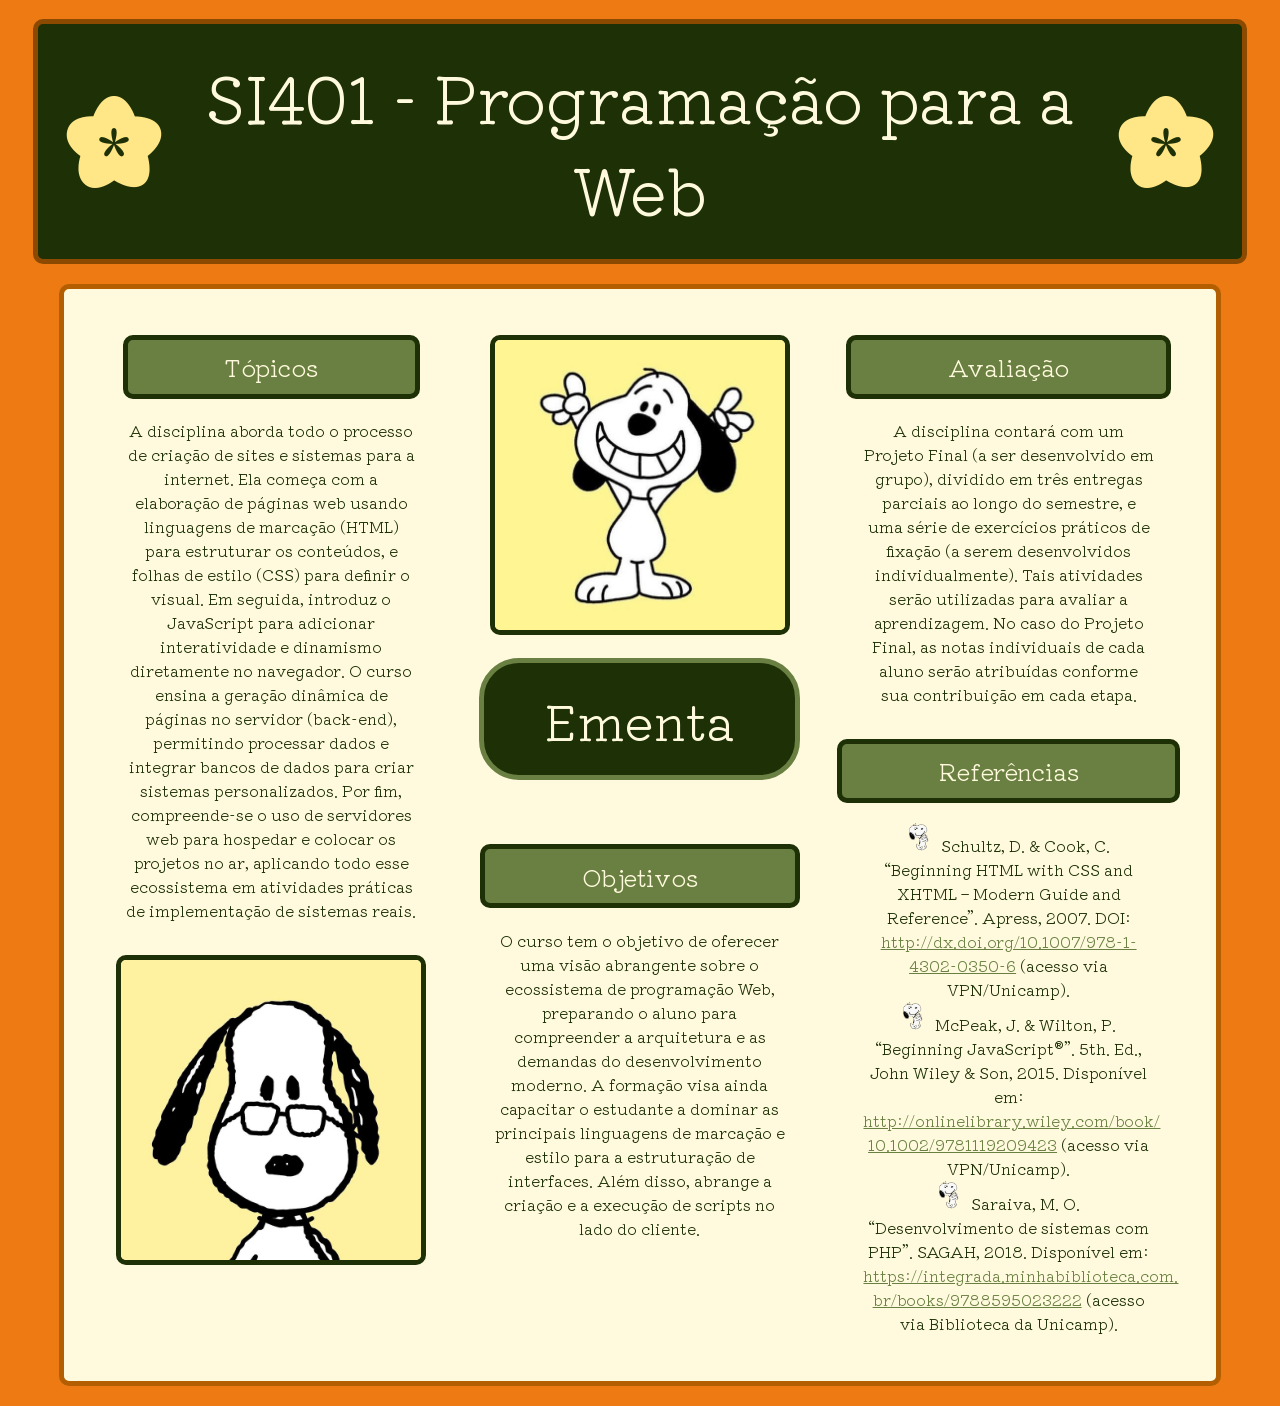
<file: Exercício Unidade 02 a 08/index.html>
<!DOCTYPE html>
<html lang="pt">

<head>
    <meta charset="UTF-8">
    <meta name="viewport" content="width=device-width, initial-scale=1.0">
    <link href="https://fonts.googleapis.com/css2?family=Kiwi+Maru&display=swap" rel="stylesheet">
    <link rel="stylesheet" href="style.css">
    <link rel="icon" href="Imagens/Snoopy.icon.png">
    <title>Site Prog Web</title>
</head>

<body>
    <header class="header">
        <div class="header-content">
            <Img src="Imagens/PNGRecolorido-icons8-flower-100.png" alt="Flower image">
            <h1>
                SI401 - Programação para a Web
            </h1>
            <Img src="Imagens/PNGRecolorido-icons8-flower-100.png" alt="Flower image">
        </div>
    </header>

    <section class="cards">
        <div class="esquerda">
            <h2>Tópicos</h2>
            <p>
                A disciplina aborda todo o processo de criação de sites e sistemas para a internet. Ela começa com a
                elaboração de páginas web usando linguagens de marcação (HTML) para estruturar os conteúdos, e folhas de
                estilo (CSS) para definir o visual. Em seguida,
                introduz o JavaScript para adicionar interatividade e dinamismo diretamente no navegador.

                O curso ensina a geração dinâmica de páginas no servidor (back-end), permitindo
                processar dados e integrar bancos de dados para criar sistemas personalizados. Por fim, compreende-se o
                uso de servidores web para hospedar e colocar os projetos no ar, aplicando todo esse ecossistema em
                atividades práticas de implementação de sistemas reais.
            </p>

            <img src="Imagens/Snoopy_oculos.jpg" alt="Snoopy Glasses">

        </div>

        <div class="meio">
            <img src="Imagens/Snoopy_feliz.jpg" alt="Snoopy Glasses">

            <a href="ementa.html">
                Ementa
            </a>

            <h2>Objetivos</h2>
            <p>
                O curso tem o objetivo de oferecer uma visão abrangente sobre o ecossistema de programação Web, preparando o aluno para
                compreender a arquitetura e as demandas do desenvolvimento moderno. A formação visa ainda capacitar o estudante a
                dominar as principais linguagens de marcação e estilo para a estruturação de interfaces. Além disso,
                abrange a criação e a execução de scripts no lado do cliente. 
            </p>
        </div>

        <div class="direita">
            <h2>Avaliação</h2>
            <p class="separacao">
                A disciplina contará com um Projeto Final (a ser desenvolvido
                em grupo), dividido em três entregas parciais ao longo do
                semestre, e uma série de exercícios práticos de fixação (a serem
                desenvolvidos individualmente). Tais atividades serão utilizadas
                para avaliar a aprendizagem.
                No caso do Projeto Final, as notas individuais de cada aluno
                serão atribuídas conforme sua contribuição em cada etapa.
            </p>

            <h2>Referências</h2>
            <ul>
                <li>
                    Schultz, D. & Cook, C. “Beginning HTML with CSS and XHTML – Modern Guide and Reference”. Apress,
                    2007. DOI: <a href="http://dx.doi.org/10.1007/978-1-4302-0350-6"
                        target="_blank">http://dx.doi.org/10.1007/978-1-4302-0350-6</a>
                    (acesso via VPN/Unicamp).
                </li>

                <li>
                    McPeak, J. & Wilton, P. “Beginning JavaScript®”. 5th. Ed., John Wiley & Son, 2015. Disponível em:
                    <a href="http://onlinelibrary.wiley.com/book/10.1002/9781119209423"
                        target="_blank">http://onlinelibrary.wiley.com/book/<br>10.1002/9781119209423</a>
                    (acesso via VPN/Unicamp).
                </li>

                <li>
                    Saraiva, M. O. “Desenvolvimento de sistemas com PHP”. SAGAH, 2018. Disponível em:
                    <a href="https://integrada.minhabiblioteca.com.br/books/9788595023222"
                        target="_blank">https://integrada.minhabiblioteca.com.<br>br/books/9788595023222</a>
                    (acesso via Biblioteca da
                    Unicamp).
                </li>

            </ul>
        </div>

    </section>
</body>

</html>
</file>
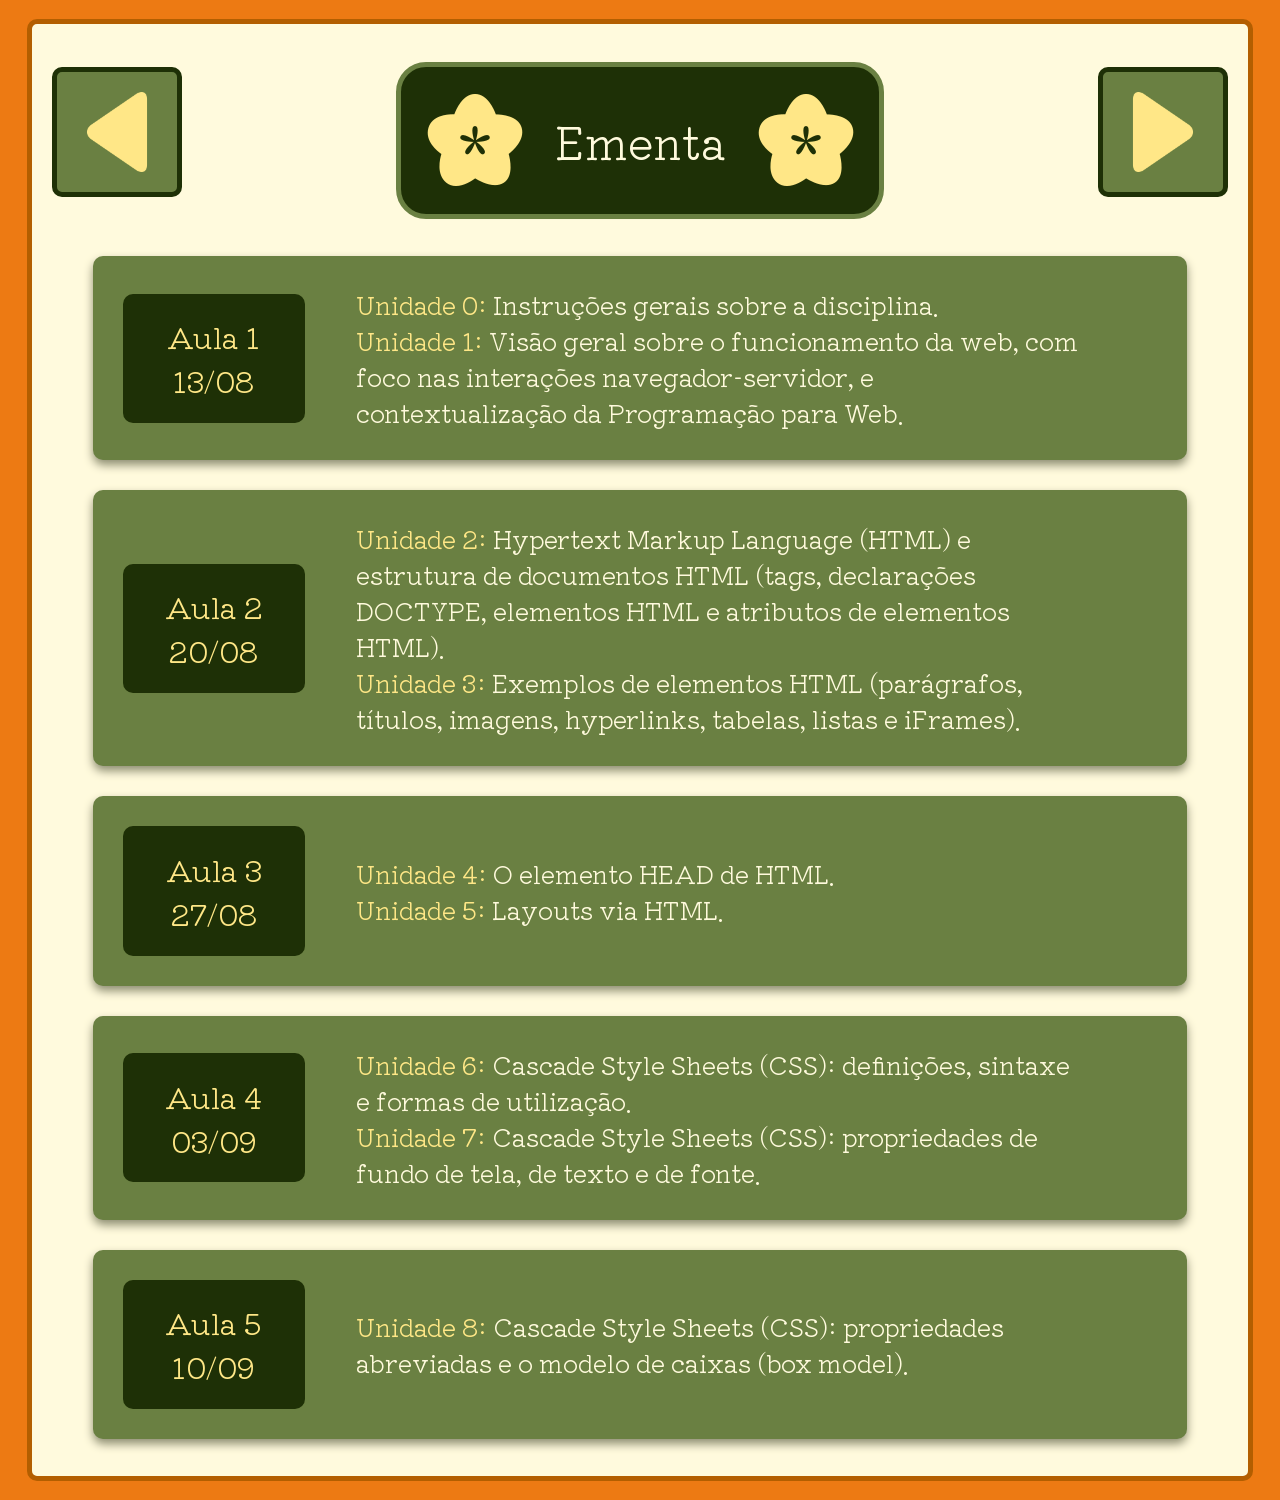
<file: Exercício Unidade 02 a 08/ementa.html>
<!DOCTYPE html>
<html lang="pt">

<head>
    <meta charset="UTF-8">
    <link href="https://fonts.googleapis.com/css2?family=Kiwi+Maru&display=swap" rel="stylesheet">
    <meta name="viewport" content="width=device-width, initial-scale=1.0">
    <link rel="stylesheet" href="ementa.css">
    <link rel="icon" href="Imagens/Snoopy.icon.png">
    <title>Site Prog Web</title>
</head>

<body>
    <div class="background">
        <section class="elements-header">
            <div class="seta-esquerda">
                <a href="index.html">
                    <Img src="Imagens/Seta_esquerda.png" alt="Arrow Button Left">
                </a>
            </div>

            <div class="title">
                <Img src="Imagens//PNGRecolorido-icons8-flower-100.png" alt="Flower image">
                <h1>Ementa</h1>
                <Img src="Imagens/PNGRecolorido-icons8-flower-100.png" alt="Flower image">
            </div>

            <div class="seta-direita">
                <a href="ementa1.html">
                    <Img src="Imagens/Seta_direita.png" alt="Arrow Button Left">
                </a>
            </div>

        </section>

        <section class="cards">
            <div class="card">
                <h2>Aula 1 <br>13/08 </h2>

                <p>
                    <span>Unidade 0:</span> Instruções gerais sobre a disciplina.
                    <br><span>Unidade 1:</span> Visão geral sobre o funcionamento da web, com foco nas interações
                    navegador-servidor, e
                    contextualização da Programação para Web.
                </p>
            </div>

            <div class="card">
                <h2>Aula 2 <br>20/08 </h2>

                <p>
                    <span>Unidade 2:</span> Hypertext Markup Language (HTML) e estrutura de documentos
                    HTML (tags, declarações DOCTYPE, elementos HTML e atributos de
                    elementos HTML).
                    <br><span>Unidade 3:</span> Exemplos de elementos HTML (parágrafos, títulos, imagens,
                    hyperlinks, tabelas, listas e iFrames).
                </p>
            </div>

            <div class="card">
                <h2>Aula 3 <br>27/08 </h2>

                <p>
                    <span>Unidade 4:</span> O elemento HEAD de HTML.
                    <br><span>Unidade 5:</span> Layouts via HTML.
                </p>
            </div>

            <div class="card">
                <h2>Aula 4 <br>03/09 </h2>

                <p>
                    <span>Unidade 6:</span> Cascade Style Sheets (CSS): definições, sintaxe e formas de
                    utilização.
                    <br><span>Unidade 7:</span> Cascade Style Sheets (CSS): propriedades de fundo de tela, de
                    texto e de fonte.
                </p>
            </div>

            <div class="card">
                <h2>Aula 5 <br>10/09 </h2>

                <p>
                    <span>Unidade 8:</span> Cascade Style Sheets (CSS): propriedades abreviadas e o modelo
                    de caixas (box model).
                </p>
            </div>

        </section>
    </div>

</body>

</html>
</file>
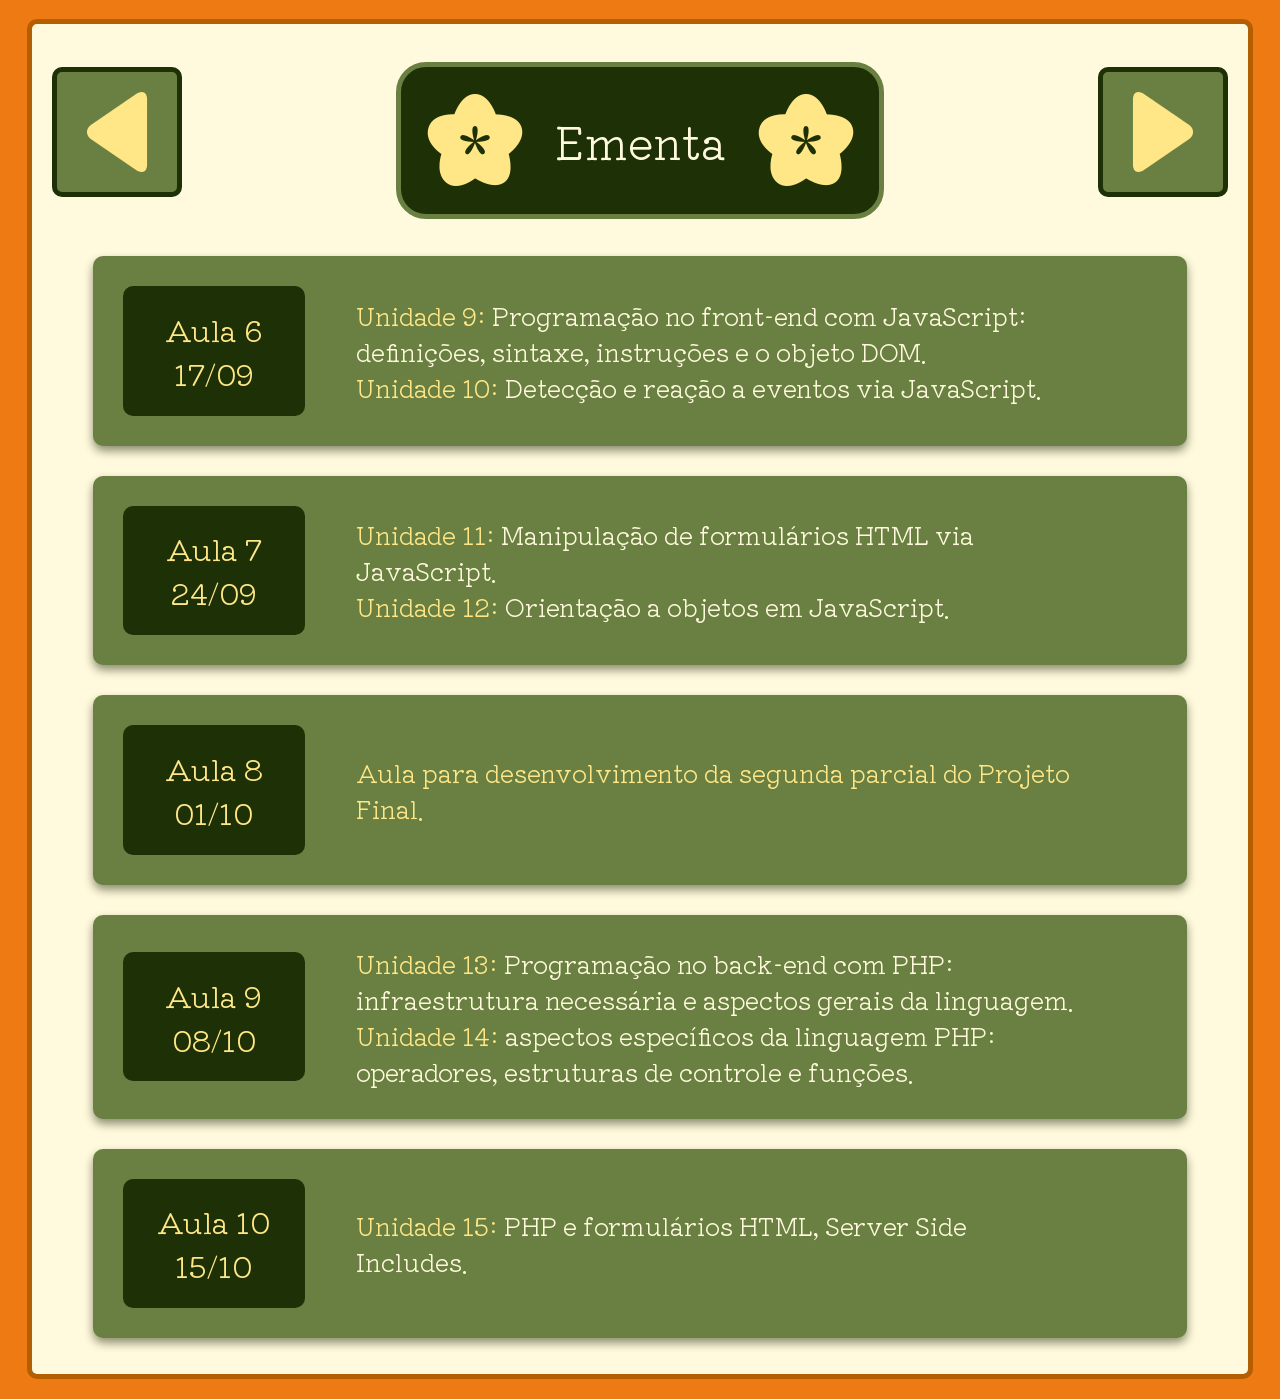
<file: Exercício Unidade 02 a 08/ementa1.html>
<!DOCTYPE html>
<html lang="pt">

<head>
    <meta charset="UTF-8">
    <link href="https://fonts.googleapis.com/css2?family=Kiwi+Maru&display=swap" rel="stylesheet">
    <meta name="viewport" content="width=device-width, initial-scale=1.0">
    <link rel="stylesheet" href="ementa.css">
    <link rel="icon" href="Imagens/Snoopy.icon.png">
    <title>Site Prog Web</title>
</head>

<body>
    <div class="background">
        <section class="elements-header">
            <div class="seta-esquerda">
                <a href="ementa.html">
                    <Img src="Imagens/Seta_esquerda.png" alt="Arrow Button Left">
                </a>
            </div>

            <div class="title">
                <Img src="Imagens/PNGRecolorido-icons8-flower-100.png" alt="Flower image">
                <h1>Ementa</h1>
                <Img src="Imagens/PNGRecolorido-icons8-flower-100.png" alt="Flower image">
            </div>

            <div class="seta-direita">
                <a href="ementa2.html">
                    <Img src="Imagens/Seta_direita.png" alt="Arrow Button Left">
                </a>
            </div>

        </section>

        <section class="cards">
            <div class="card">
                <h2>Aula 6 <br> 17/09 </h2>

                <p>
                    <span>Unidade 9:</span> Programação no front-end com JavaScript: definições, sintaxe,
                    instruções e o objeto DOM.
                    <br><span>Unidade 10:</span> Detecção e reação a eventos via JavaScript.
                </p>
            </div>

            <div class="card">
                <h2>Aula 7 <br>24/09 </h2>

                <p>
                    <span>Unidade 11:</span> Manipulação de formulários HTML via JavaScript.
                    <br><span>Unidade 12:</span> Orientação a objetos em JavaScript.
                </p>
            </div>

            <div class="card">
                <h2>Aula 8 <br>01/10 </h2>

                <p>
                    <span>Aula para desenvolvimento da segunda parcial do Projeto Final.</span>
                </p>
            </div>

            <div class="card">
                <h2>Aula 9 <br>08/10 </h2>

                <p>
                    <span>Unidade 13:</span> Programação no back-end com PHP: infraestrutura necessária e
                    aspectos gerais da linguagem.
                    <br><span>Unidade 14:</span> aspectos específicos da linguagem PHP: operadores, estruturas de
                    controle e funções.
                </p>
            </div>

            <div class="card">
                <h2>Aula 10 <br>15/10 </h2>

                <p>
                    <span>Unidade 15:</span> PHP e formulários HTML, Server Side Includes. 
                </p>
            </div>

        </section>
    </div>

</body>

</html>
</file>
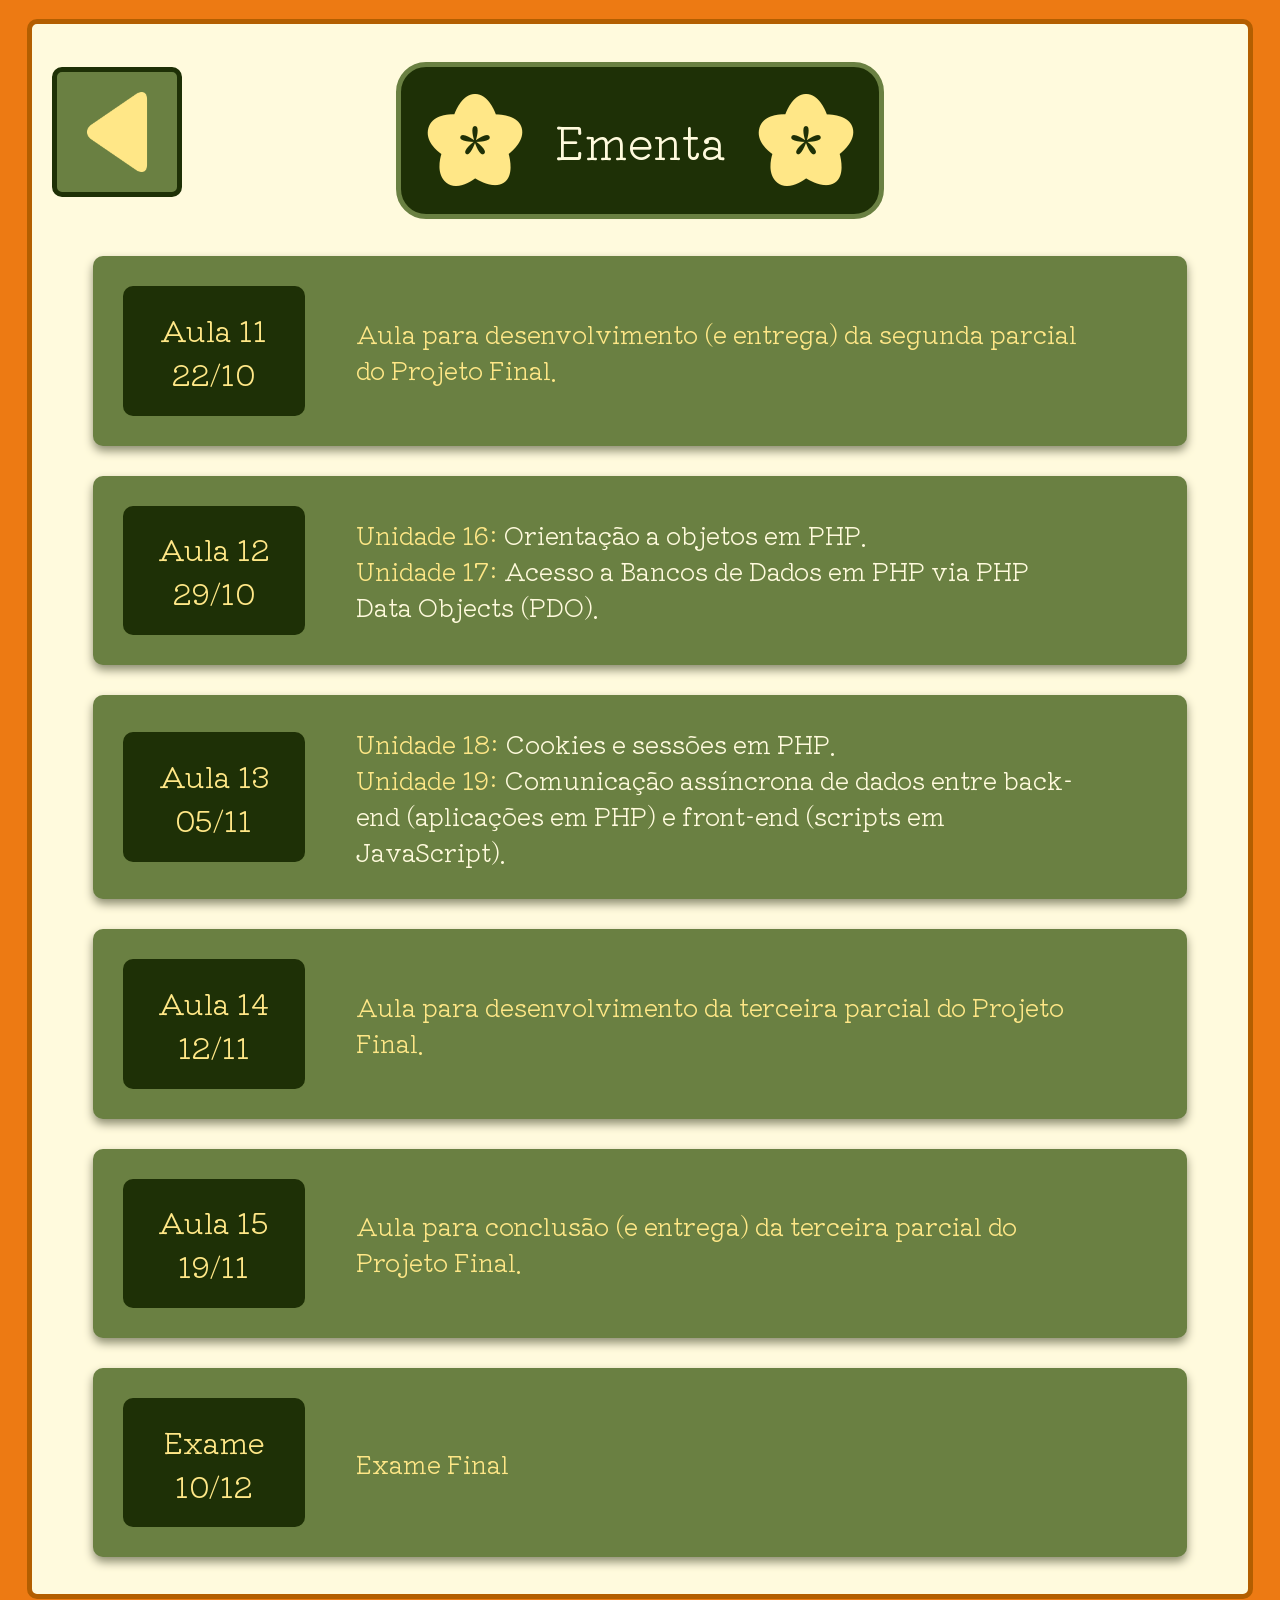
<file: Exercício Unidade 02 a 08/ementa2.html>
<!DOCTYPE html>
<html lang="pt">

<head>
    <meta charset="UTF-8">
    <link href="https://fonts.googleapis.com/css2?family=Kiwi+Maru&display=swap" rel="stylesheet">
    <meta name="viewport" content="width=device-width, initial-scale=1.0">
    <link rel="stylesheet" href="ementa.css">
    <link rel="icon" href="Imagens/Snoopy.icon.png">
    <title>Site Prog Web</title>
</head>

<body>
    <div class="background">
        <section class="elements-header">
            <div class="seta-esquerda">
                <a href="ementa1.html">
                    <Img src="Imagens/Seta_esquerda.png" alt="Arrow Button Left">
                </a>
            </div>

            <div class="title">
                <Img src="Imagens/PNGRecolorido-icons8-flower-100.png" alt="Flower image">
                <h1>Ementa</h1>
                <Img src="Imagens/PNGRecolorido-icons8-flower-100.png" alt="Flower image">
            </div>

            <div class="seta-direita oculta">
                <a href="ementa2.html">
                    <Img src="Imagens/Seta_direita.png" alt="Arrow Button Left">
                </a>
            </div>
        </section>

        <section class="cards">
            <div class="card">
                <h2>Aula 11 <br> 22/10 </h2>

                <p>
                    <span>Aula para desenvolvimento (e entrega) da segunda parcial do Projeto Final.</span>
                </p>
            </div>

            <div class="card">
                <h2>Aula 12 <br>29/10 </h2>

                <p>
                    <span>Unidade 16:</span> Orientação a objetos em PHP.
                    <br><span>Unidade 17:</span> Acesso a Bancos de Dados em PHP via PHP Data Objects (PDO).
                </p>
            </div>

            <div class="card">
                <h2>Aula 13 <br>05/11 </h2>

                <p>
                    <span>Unidade 18:</span> Cookies e sessões em PHP.
                    <br><span>Unidade 19:</span> Comunicação assíncrona de dados entre back-end (aplicações em
                    PHP) e front-end (scripts em JavaScript).
                </p>
            </div>

            <div class="card">
                <h2>Aula 14 <br>12/11 </h2>

                <p>
                    <span>
                        Aula para desenvolvimento da terceira parcial do Projeto Final. 
                    </span>
                </p>
            </div>

            <div class="card">
                <h2>Aula 15 <br>19/11 </h2>

                <p>
                    <span>
                        Aula para conclusão (e entrega) da terceira parcial do Projeto Final.  
                    </span>
                </p>
            </div>

            <div class="card">
                <h2>Exame <br>10/12 </h2>

                <p>
                    <span>
                        Exame Final 
                    </span>
                </p>
            </div>

        </section>
    </div>

</body>

</html>
</file>
<file: Exercício Unidade 02 a 08/style.css>
:root {
    --laranja-claro: #ED7A13;
    --laranja: #B35E00;
    --laranja-escuro: #8C4A00;
    --verde: #6A8042;
    --verde-escuro: #1E3006;
    --amarelo: #FFE787;
    --amarelo-claro: #FFFADD;
    --barnco: #ffffff;
}

* {
    margin: 0;
    padding: 0;
    outline: none;
    border: none;
    text-decoration: none;
    transition: 0.2s linear;
    font-family: 'Kiwi Maru', serif;
    font-weight: 300;
}

body {
    background-color: var(--laranja-claro);
}

.header {
    display: flex;
    justify-content: center;
    align-items: center;
    margin-bottom: 2%;
}

.header-content {
    justify-content: space-between;
    display: flex;
    background-color: var(--verde-escuro);
    width: 90%;
    padding: 2%;
    color: var(--amarelo-claro);
    text-align: center;
    font-size: 200%;
    border: 5px solid var(--laranja-escuro);
    border-radius: 10px;
    margin-top: 1.5%;
}

.header-content img {
    max-width: 100%;
    height: auto;
    object-fit: contain;
}

.cards {
    display: flex;
    margin-inline: auto;
    margin-top: -0.5%;
    margin-bottom: 1.5%;
    background-color: var(--amarelo-claro);
    border-radius: 10px;
    border: 5px solid var(--laranja);
    width: 90%;
    text-align: center;
}

.esquerda {
    width: 28%;
    margin: 4% 0 4% 4%;
    display: flex;
    flex-direction: column;
    align-items: center;
}

.esquerda img {
    height: auto;
    width: 93%;
    border-radius: 10px;
    border: 5px solid var(--verde-escuro);
    margin-top: 10%;
}

.esquerda h2 {
    background-color: var(--verde);
    border-radius: 10px;
    border: 5px solid var(--verde-escuro);
    padding: 3% 30%;
    margin-bottom: 6%;
    color: var(--amarelo-claro);
}

.esquerda p {
    color: var(--verde-escuro);
    width: 90%;
}

.meio {
    display: flex;
    flex-direction: column;
    width: 28%;
    margin: 4% 0 4% 4%;
    align-items: center;
}

.meio img {
    height: auto;
    width: 90%;
    border-radius: 10px;
    border: 5px solid var(--verde-escuro);
}

.meio a {
    background: transparent;
    cursor: pointer;
    background-color: var(--verde-escuro);
    font-size: 50px;
    margin-top: 7%;
    margin-bottom: 20%;
    padding: 20px 60px;
    border-radius: 40px;
    color: var(--amarelo-claro);
    border: 5px solid var(--verde);
}

.meio a:hover {
    background-color: #2a430b;
    box-shadow: 0 5px 15px #8e8e72;
}

.meio h2 {
    background-color: var(--verde);
    border-radius: 10px;
    border: 5px solid var(--verde-escuro);
    padding: 3% 30%;
    margin-bottom: 6%;
    color: var(--amarelo-claro);
}

.meio p {
    color: var(--verde-escuro);
    width: 90%;
}

.direita {
    display: flex;
    flex-direction: column;
    width: 28%;
    margin: 4% 0 4% 4%;
    align-items: center;
}

.direita h2 {
    background-color: var(--verde);
    border-radius: 10px;
    border: 5px solid var(--verde-escuro);
    padding: 3% 30%;
    margin-bottom: 6%;
    color: var(--amarelo-claro);
}

.direita p {
    color: var(--verde-escuro);
    width: 90%;
}

.separacao {
    margin-bottom: 10%;
}

.direita ul {
    width: 90%;
    color: var(--verde-escuro);
    list-style: none;
}

.direita a {
    color: var(--verde);
    text-decoration: underline;
}

.direita ul li::before {
    content: "";
    display: inline-block;
    width: 30px;
    height: 30px;
    background-image: url("Imagens/pngwing.com.png");
    background-size: contain;
    background-repeat: no-repeat;
    flex-shrink: 0;
}
</file>
<file: Exercício Unidade 02 a 08/ementa.css>
:root{
    --laranja-claro: #ED7A13;
    --laranja: #B35E00;
    --laranja-escuro: #8C4A00;
    --verde: #6A8042;
    --verde-escuro: #1E3006;
    --amarelo: #FFE787;
    --amarelo-claro: #FFFADD;
    --barnco: #ffffff;
}

* {
    margin: 0;
    padding: 0;
    outline: none;
    border: none;
    text-decoration: none;
    transition: 0.2s linear;
    font-family: 'Kiwi Maru', serif;
    font-weight: 300;
}

body{
    background-color: var(--laranja-claro);
}

.background{
    background-color: var(--amarelo-claro);
    border: 5px solid var(--laranja);
    border-radius: 10px;
    width: 95%;
    margin: 0 auto;
    margin-top: 1.5%;
    margin-bottom: 1.5%;
}

.cards{
    display: flex;
    flex-direction: column;
    gap: 30px;
    align-items: center;
}

.card{
    display: flex;
    background-color: var(--verde);
    border-radius: 10px;
    padding: 2%;
    width: 85%;
    align-items: center;
    justify-items: center;
    padding: 30px;
    gap: 5%;
    box-shadow: 0 5px 10px #8e8e72;
}

.cards{
    margin-bottom: 3%;
}

.card h2{
    color: var(--amarelo);
    font-size: 30px;
    width: 20%;
    background-color: var(--verde-escuro);
    border-radius: 10px;
    text-align: center;
    padding: 2%;
    flex-shrink: 0;
    width: 140px;
}

.card p{
    color: var(--amarelo-claro);
    font-size: 25px;
    width: 70%;
}

.card span{
    color: var(--amarelo);
}

.elements-header{
    display: flex;
    align-items: center;
    justify-content: center;
    position: relative;
    padding: 20px;
}

.seta-esquerda{
    display: flex;
    justify-content: left;
    width: 40%;
    margin-bottom: 1.5%;
}

.seta-esquerda a {
    background: transparent;
    border: none;
    cursor: pointer;
    display: flex;
    border-radius: 10px;
    background-color: var(--verde);
    width: fit-content;
    padding: 20px 20px;
    border: 5px solid var(--verde-escuro);
}

.seta-esquerda a img {
    width: 80px;
    height: auto;
}

.seta-esquerda a:hover {
    background-color: var(--verde-escuro);
    box-shadow: 0 5px 15px #8e8e72;
}

.title{
    display: flex;
    gap: 5%;
    align-items: center;
    justify-content: center;
    gap: 30px;
    background-color: var(--verde-escuro);
    color: var(--amarelo-claro);
    font-size: 30px;
    padding: 2%;
    border: 5px solid var(--verde);
    border-radius: 30px;
    margin-top: 1.5%;
    margin-bottom: 1.5%;
}

.seta-direita{
    display: flex;
    justify-content: right;
    width: 40%;
    margin-bottom: 1.5%;
}

.seta-direita a {
    border: none;
    cursor: pointer;
    display: flex;
    border-radius: 10px;
    background-color: var(--verde);
    width: fit-content;
    padding: 20px 20px;
    border: 5px solid var(--verde-escuro);
}

.seta-direita a img {
    width: 80px;
    height: auto;
}

.seta-direita a:hover {
    background-color: var(--verde-escuro);
    box-shadow: 0 5px 15px #8e8e72;
}

.oculta {
    opacity: 0;
    cursor: default !important;
}
</file>
